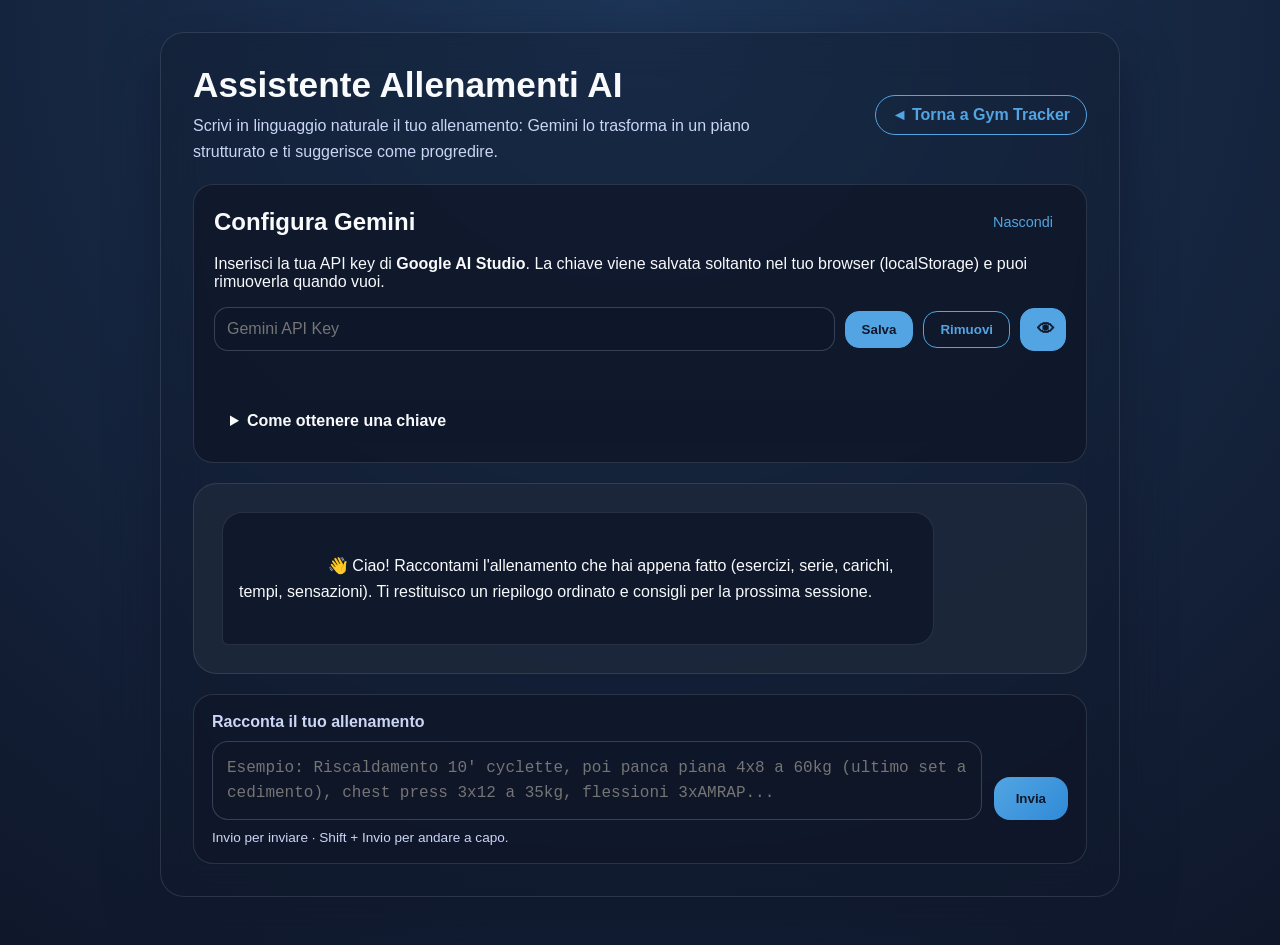
<file: ai-assistant.html>
<!DOCTYPE html>
<html lang="it">
<head>
    <meta charset="UTF-8">
    <meta name="viewport" content="width=device-width, initial-scale=1.0">
    <title>Assistente AI - Gym Tracker</title>
    <link rel="stylesheet" href="ai-assistant.css">
</head>
<body>
    <div class="chat-app">
        <header class="chat-header">
            <div class="title-block">
                <h1>Assistente Allenamenti AI</h1>
                <p>Scrivi in linguaggio naturale il tuo allenamento: Gemini lo trasforma in un piano strutturato e ti suggerisce come progredire.</p>
            </div>
            <a href="index.html" class="back-link">◄ Torna a Gym Tracker</a>
        </header>

        <section class="api-key-panel" aria-labelledby="api-key-title">
            <div class="panel-header">
                <h2 id="api-key-title">Configura Gemini</h2>
                <button type="button" id="toggle-api-panel" aria-expanded="true" aria-controls="api-panel-body">Nascondi</button>
            </div>
            <div id="api-panel-body" class="panel-body">
                <p>Inserisci la tua API key di <strong>Google AI Studio</strong>. La chiave viene salvata soltanto nel tuo browser (localStorage) e puoi rimuoverla quando vuoi.</p>
                <div class="api-key-controls">
                    <input type="password" id="api-key-input" placeholder="Gemini API Key" autocomplete="off">
                    <button type="button" id="save-api-key">Salva</button>
                    <button type="button" id="clear-api-key" class="ghost">Rimuovi</button>
                    <button type="button" id="toggle-visibility" aria-pressed="false" title="Mostra/Nascondi API key">👁</button>
                </div>
                <p class="status-message" id="api-status" role="status" aria-live="polite"></p>
                <details class="safety-note">
                    <summary>Come ottenere una chiave</summary>
                    <ol>
                        <li>Vai su <a href="https://aistudio.google.com" target="_blank" rel="noopener">Google AI Studio</a>.</li>
                        <li>Crea una nuova API key e abilita l'accesso al modello Gemini 1.5 Flash.</li>
                        <li>Copia la chiave e incollala qui sopra.</li>
                    </ol>
                </details>
            </div>
        </section>

        <main class="chat-window" id="chat-window" aria-live="polite" aria-label="Stanza chat assistente Gemini">
            <div class="message assistant">
                <div class="bubble">
                    👋 Ciao! Raccontami l'allenamento che hai appena fatto (esercizi, serie, carichi, tempi, sensazioni). Ti restituisco un riepilogo ordinato e consigli per la prossima sessione.
                </div>
            </div>
        </main>

        <form id="chat-form" class="chat-form" novalidate>
            <label for="prompt-input">Racconta il tuo allenamento</label>
            <div class="input-wrapper">
                <textarea id="prompt-input" rows="1" placeholder="Esempio: Riscaldamento 10' cyclette, poi panca piana 4x8 a 60kg (ultimo set a cedimento), chest press 3x12 a 35kg, flessioni 3xAMRAP..." required></textarea>
                <button type="submit" id="send-btn">Invia</button>
            </div>
            <p class="hint">Invio per inviare · Shift + Invio per andare a capo.</p>
        </form>
    </div>

    <script src="ai-assistant.js"></script>
</body>
</html>
</file>
<file: ai-assistant.css>
:root {
    color-scheme: dark;
    --bg-gradient: radial-gradient(circle at top, #1d3557 0%, #0f172a 100%);
    --panel-bg: rgba(15, 23, 42, 0.8);
    --card-bg: rgba(30, 41, 59, 0.9);
    --border-color: rgba(148, 163, 184, 0.3);
    --accent: #52a5e2;
    --accent-strong: #2f8ad7;
    --text-primary: #f8fafc;
    --text-secondary: #cbd5f5;
    --warning: #f59e0b;
    font-family: "Segoe UI", -apple-system, BlinkMacSystemFont, "Roboto", sans-serif;
}

* {
    margin: 0;
    padding: 0;
    box-sizing: border-box;
}

body {
    min-height: 100vh;
    background: var(--bg-gradient);
    color: var(--text-primary);
    display: flex;
    justify-content: center;
    align-items: center;
    padding: 32px 16px 48px;
}

.chat-app {
    width: min(960px, 100%);
    display: flex;
    flex-direction: column;
    gap: 20px;
    backdrop-filter: blur(20px);
    background-color: rgba(15, 23, 42, 0.35);
    border: 1px solid rgba(148, 163, 184, 0.2);
    border-radius: 24px;
    padding: clamp(16px, 3vw, 32px);
    box-shadow: 0 20px 50px rgba(15, 23, 42, 0.65);
}

.chat-header {
    display: flex;
    justify-content: space-between;
    gap: 16px;
    flex-wrap: wrap;
    align-items: flex-start;
}

.chat-header h1 {
    font-size: clamp(1.6rem, 3vw, 2.2rem);
    margin-bottom: 8px;
}

.chat-header p {
    color: var(--text-secondary);
    max-width: 600px;
    line-height: 1.6;
}

.back-link {
    color: var(--accent);
    text-decoration: none;
    font-weight: 600;
    border: 1px solid var(--accent);
    padding: 10px 16px;
    border-radius: 999px;
    transition: background 0.2s ease, color 0.2s ease;
    align-self: center;
}

.back-link:hover,
.back-link:focus-visible {
    background: var(--accent);
    color: #0f172a;
}

.api-key-panel {
    background: var(--panel-bg);
    border-radius: 20px;
    border: 1px solid rgba(148, 163, 184, 0.2);
    padding: 20px;
}

.panel-header {
    display: flex;
    justify-content: space-between;
    align-items: center;
    gap: 12px;
}

.panel-header button {
    background: none;
    color: var(--accent);
    border: 1px solid transparent;
    padding: 8px 12px;
    border-radius: 12px;
    cursor: pointer;
    font-size: 0.9rem;
}

.panel-header button:hover,
.panel-header button:focus-visible {
    border-color: var(--accent);
    outline: none;
}

.panel-body {
    margin-top: 16px;
    display: grid;
    gap: 16px;
}

.api-key-controls {
    display: grid;
    gap: 10px;
    grid-template-columns: 1fr repeat(3, auto);
    align-items: center;
}

.api-key-controls input {
    padding: 12px;
    border-radius: 14px;
    border: 1px solid var(--border-color);
    background: rgba(15, 23, 42, 0.75);
    color: var(--text-primary);
    font-size: 1rem;
    min-width: 0;
}

.api-key-controls button {
    padding: 10px 16px;
    border-radius: 14px;
    border: 1px solid var(--accent);
    background: var(--accent);
    color: #0f172a;
    font-weight: 600;
    cursor: pointer;
    transition: transform 0.15s ease, background 0.2s ease;
}

.api-key-controls button:hover,
.api-key-controls button:focus-visible {
    transform: translateY(-1px);
}

.api-key-controls button.ghost {
    background: transparent;
    color: var(--accent);
}

.api-key-controls button.ghost:hover,
.api-key-controls button.ghost:focus-visible {
    background: rgba(82, 165, 226, 0.1);
}

#toggle-visibility {
    width: 46px;
    display: grid;
    place-items: center;
    font-size: 1.1rem;
}

.status-message {
    min-height: 1.2em;
    font-size: 0.9rem;
    color: var(--text-secondary);
}

.status-message.success {
    color: #34d399;
}

.status-message.error {
    color: #f87171;
}

.status-message.info {
    color: var(--warning);
}

.safety-note {
    background: rgba(15, 23, 42, 0.65);
    border-radius: 14px;
    padding: 12px 16px;
}

.safety-note summary {
    cursor: pointer;
    font-weight: 600;
}

.safety-note ol {
    margin-top: 10px;
    padding-left: 18px;
    display: grid;
    gap: 6px;
}

.safety-note a {
    color: var(--accent);
}

.chat-window {
    background: var(--card-bg);
    border-radius: 24px;
    padding: clamp(16px, 4vw, 28px);
    display: flex;
    flex-direction: column;
    gap: 14px;
    max-height: min(65vh, 640px);
    overflow-y: auto;
    border: 1px solid rgba(148, 163, 184, 0.18);
}

.message {
    display: flex;
    width: 100%;
}

.message.user {
    justify-content: flex-end;
}

.message.assistant {
    justify-content: flex-start;
}

.message .bubble {
    max-width: min(80ch, 100%);
    padding: 14px 16px;
    border-radius: 20px;
    line-height: 1.6;
    white-space: pre-wrap;
    word-break: break-word;
    font-size: 1rem;
}

.message.user .bubble {
    background: linear-gradient(135deg, var(--accent), var(--accent-strong));
    color: #0b1526;
    border-bottom-right-radius: 6px;
}

.message.assistant .bubble {
    background: rgba(15, 23, 42, 0.85);
    border: 1px solid rgba(148, 163, 184, 0.18);
    border-bottom-left-radius: 6px;
}

.message.error .bubble {
    background: rgba(239, 68, 68, 0.12);
    border: 1px solid rgba(248, 113, 113, 0.35);
    color: #fecaca;
}

.typing .bubble {
    display: inline-flex;
    gap: 6px;
    align-items: center;
}

.typing-dot {
    width: 8px;
    height: 8px;
    border-radius: 50%;
    background: var(--text-secondary);
    animation: typing 1s infinite ease-in-out;
}

.typing-dot:nth-child(2) {
    animation-delay: 0.15s;
}

.typing-dot:nth-child(3) {
    animation-delay: 0.3s;
}

@keyframes typing {
    0%, 80%, 100% {
        opacity: 0.2;
        transform: translateY(0px);
    }
    40% {
        opacity: 1;
        transform: translateY(-3px);
    }
}

.chat-form {
    display: grid;
    gap: 10px;
    background: var(--panel-bg);
    border-radius: 20px;
    border: 1px solid rgba(148, 163, 184, 0.2);
    padding: 18px;
}

.chat-form label {
    font-weight: 600;
    color: var(--text-secondary);
}

.input-wrapper {
    display: grid;
    grid-template-columns: 1fr auto;
    gap: 12px;
    align-items: flex-end;
}

textarea {
    resize: none;
    min-height: 52px;
    max-height: 220px;
    background: rgba(15, 23, 42, 0.75);
    border-radius: 16px;
    border: 1px solid var(--border-color);
    padding: 14px;
    color: var(--text-primary);
    font-size: 1rem;
    line-height: 1.6;
}

textarea:focus-visible {
    outline: 2px solid var(--accent);
}

#send-btn {
    background: linear-gradient(135deg, var(--accent), var(--accent-strong));
    color: #0f172a;
    border: none;
    border-radius: 16px;
    padding: 14px 22px;
    font-weight: 700;
    cursor: pointer;
    display: inline-flex;
    align-items: center;
    gap: 8px;
    transition: transform 0.15s ease, box-shadow 0.2s ease;
}

#send-btn:hover,
#send-btn:focus-visible {
    transform: translateY(-1px);
    box-shadow: 0 15px 30px rgba(82, 165, 226, 0.25);
}

.hint {
    font-size: 0.85rem;
    color: var(--text-secondary);
}

@media (max-width: 768px) {
    body {
        padding: 24px 12px;
    }

    .chat-app {
        border-radius: 18px;
    }

    .api-key-controls {
        grid-template-columns: 1fr 1fr;
    }

    .api-key-controls button,
    #toggle-visibility {
        width: 100%;
    }
}

@media (max-width: 540px) {
    .chat-header {
        flex-direction: column;
        align-items: stretch;
    }

    .back-link {
        width: 100%;
        text-align: center;
    }

    .api-key-controls {
        grid-template-columns: 1fr;
    }
}
</file>
